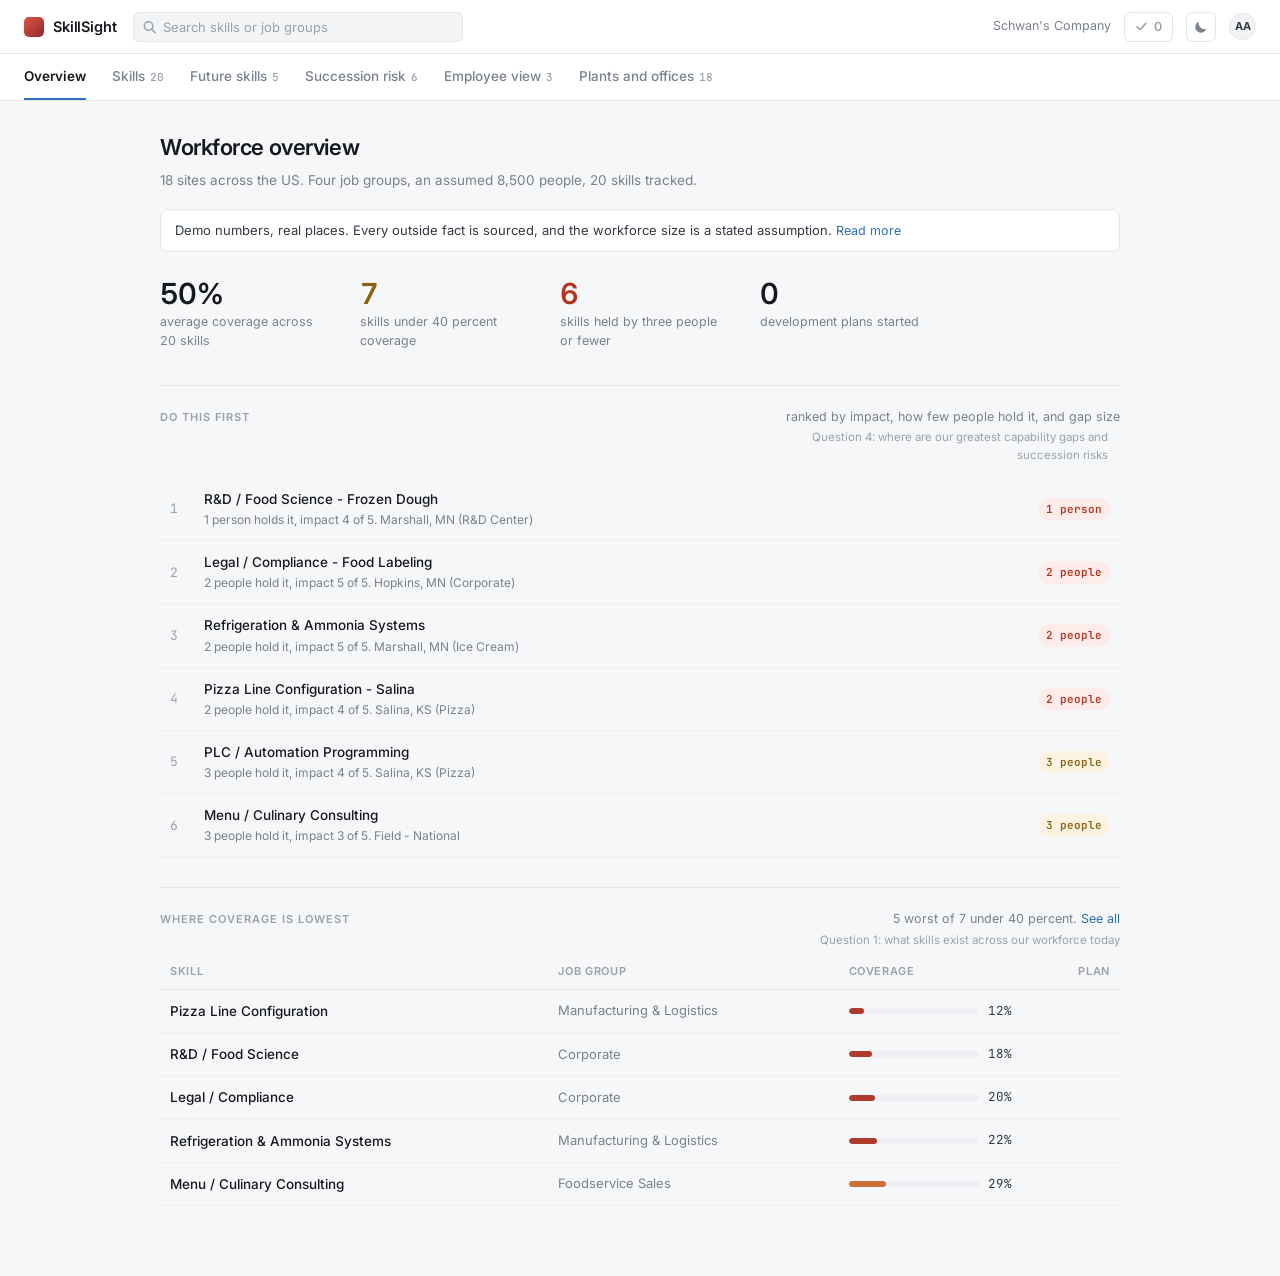
<file: index.html>
<!DOCTYPE html>
<html lang="en">
<head>
<meta charset="UTF-8">
<meta name="viewport" content="width=device-width, initial-scale=1.0">
<title>SkillSight - Workforce Skills Intelligence</title>
<meta name="description" content="Shows what skills Schwan's employees have, where skills are missing, and where a critical skill is known by too few people.">
<link rel="preconnect" href="https://fonts.gstatic.com" crossorigin>
<link rel="stylesheet" href="https://fonts.googleapis.com/css2?family=Inter:wght@400;500;600;700&family=JetBrains+Mono:wght@400;500;700&display=swap">
<link rel="stylesheet" href="style.css">
</head>
<body>

<header class="topbar">
  <div class="brand"><span class="mark"></span>SkillSight</div>

  <div class="search-wrap">
    <svg class="search-icon" viewBox="0 0 16 16" aria-hidden="true"><circle cx="7" cy="7" r="4.5" fill="none" stroke="currentColor" stroke-width="1.6"/><path d="M10.5 10.5L14 14" stroke="currentColor" stroke-width="1.6" stroke-linecap="round"/></svg>
    <input id="search" class="search" type="search" placeholder="Search skills or job groups" autocomplete="off">
  </div>

  <div class="topbar-r">
    <span class="org">Schwan's Company</span>
    <button id="plans-btn" class="count-btn" type="button" title="Plans you have started">
      <svg viewBox="0 0 16 16" aria-hidden="true"><path d="M2.5 8.5l3.5 3.5 7.5-8" fill="none" stroke="currentColor" stroke-width="2" stroke-linecap="round" stroke-linejoin="round"/></svg>
      <span id="plans-count">0</span>
    </button>
    <button id="theme-toggle" class="icon-btn" type="button" aria-label="Switch between light and dark">
      <svg class="ico-sun" viewBox="0 0 20 20" aria-hidden="true"><circle cx="10" cy="10" r="4" fill="currentColor"/><g stroke="currentColor" stroke-width="1.6" stroke-linecap="round"><path d="M10 1.5v2M10 16.5v2M1.5 10h2M16.5 10h2M4 4l1.4 1.4M14.6 14.6L16 16M16 4l-1.4 1.4M5.4 14.6L4 16"/></g></svg>
      <svg class="ico-moon" viewBox="0 0 20 20" aria-hidden="true"><path d="M16.5 12.4A7 7 0 0 1 7.6 3.5a7 7 0 1 0 8.9 8.9z" fill="currentColor"/></svg>
    </button>
    <div class="avatar">AA</div>
  </div>
</header>

<nav class="tabs" id="tabs"></nav>

<div class="page"><div class="page-inner" id="page"></div></div>

<script src="data.js"></script>
<script src="script.js"></script>
</body>
</html>
</file>
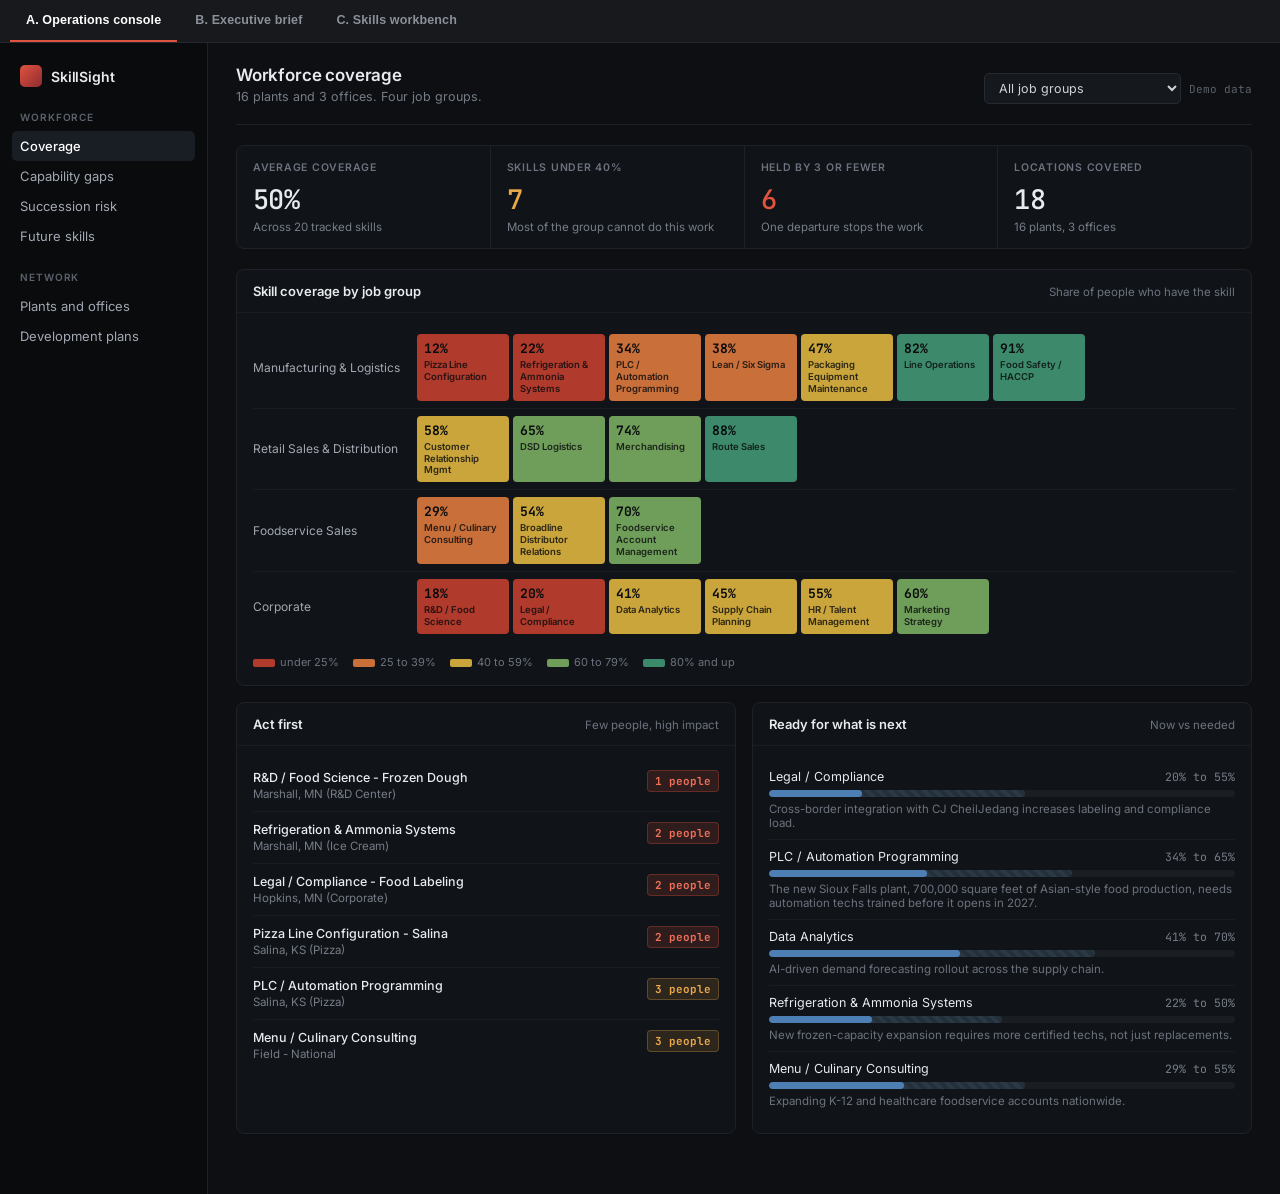
<file: mockups.html>
<!DOCTYPE html>
<html lang="en">
<head>
<meta charset="UTF-8">
<meta name="viewport" content="width=device-width,initial-scale=1">
<title>SkillSight - Three Directions</title>
<link rel="preconnect" href="https://fonts.gstatic.com" crossorigin>
<link rel="stylesheet" href="https://fonts.googleapis.com/css2?family=Inter:wght@400;500;600;700&family=JetBrains+Mono:wght@400;500;700&family=Source+Serif+4:opsz,wght@8..60,400;8..60,600&display=swap">
<style>
* { box-sizing: border-box; }
body { margin: 0; font-family: "Inter", system-ui, sans-serif; background: #0b0c0e; }

/* ---------- direction switcher ---------- */
#switcher { position: sticky; top: 0; z-index: 90; display: flex; gap: 2px; background: #17191d; padding: 0 10px; border-bottom: 1px solid #24272d; }
#switcher button { appearance: none; border: 0; background: none; color: #8b9099; font-size: 12.5px; font-weight: 600; letter-spacing: .01em; padding: 13px 16px; cursor: pointer; border-bottom: 2px solid transparent; transition: color .15s ease; }
#switcher button:hover { color: #dfe3e8; }
#switcher button.on { color: #fff; border-bottom-color: #e0533f; }
.mock { display: none; }
.mock.on { display: block; }

/* ============================================================
   A. OPERATIONS CONSOLE
   ============================================================ */
#mock-a { background: #0d0f12; color: #e8eaed; min-height: 100vh; }
.a-shell { display: grid; grid-template-columns: 208px 1fr; min-height: 100vh; }
.a-rail { border-right: 1px solid #1e2127; padding: 22px 0; background: #0a0b0d; }
.a-brand { display: flex; align-items: center; gap: 9px; padding: 0 20px 24px; }
.a-mark { width: 22px; height: 22px; border-radius: 5px; background: linear-gradient(135deg,#e0533f,#8e2b30); }
.a-brand b { font-size: 14px; font-weight: 600; letter-spacing: -.01em; }
.a-navgroup { padding: 0 12px; margin-bottom: 20px; }
.a-navlabel { font-size: 10px; font-weight: 600; letter-spacing: .09em; text-transform: uppercase; color: #5c626c; padding: 0 8px 8px; }
.a-nav { display: block; font-size: 13px; color: #a2a8b2; padding: 7px 8px; border-radius: 5px; cursor: pointer; }
.a-nav:hover { background: #15181d; color: #e8eaed; }
.a-nav.on { background: #191d24; color: #fff; font-weight: 500; }
.a-main { padding: 22px 28px 60px; min-width: 0; }
.a-top { display: flex; align-items: flex-end; justify-content: space-between; gap: 20px; padding-bottom: 20px; border-bottom: 1px solid #1e2127; }
.a-top h1 { margin: 0; font-size: 17px; font-weight: 600; letter-spacing: -.01em; }
.a-top p { margin: 4px 0 0; font-size: 12.5px; color: #767d88; }
.a-controls { display: flex; gap: 8px; align-items: center; }
.a-select { background: #15181d; border: 1px solid #262a31; color: #cfd4da; font-size: 12.5px; font-family: inherit; padding: 6px 10px; border-radius: 5px; }
.a-stamp { font-family: "JetBrains Mono", monospace; font-size: 11px; color: #5c626c; }
.a-kpis { display: grid; grid-template-columns: repeat(4,1fr); gap: 1px; background: #1e2127; border: 1px solid #1e2127; border-radius: 8px; overflow: hidden; margin: 20px 0; }
.a-kpi { background: #101317; padding: 15px 16px 14px; }
.a-kpi .k-l { font-size: 10.5px; text-transform: uppercase; letter-spacing: .07em; color: #6c737e; font-weight: 600; }
.a-kpi .k-v { font-family: "JetBrains Mono", monospace; font-size: 27px; font-weight: 500; margin-top: 7px; letter-spacing: -.02em; font-variant-numeric: tabular-nums; }
.a-kpi .k-n { font-size: 11.5px; color: #767d88; margin-top: 3px; }
.a-kpi .k-v.warn { color: #eaa84a; }
.a-kpi .k-v.bad { color: #e0533f; }
.a-grid { display: grid; grid-template-columns: 1fr 1fr; gap: 16px; }
.a-card { background: #101317; border: 1px solid #1e2127; border-radius: 8px; }
.a-card.wide { grid-column: 1 / -1; }
.a-card-h { display: flex; justify-content: space-between; align-items: baseline; padding: 13px 16px; border-bottom: 1px solid #1a1d22; }
.a-card-h b { font-size: 13px; font-weight: 600; }
.a-card-h span { font-size: 11.5px; color: #6c737e; }
.a-card-b { padding: 14px 16px 16px; }
.a-seg { display: grid; grid-template-columns: 152px 1fr; gap: 12px; align-items: center; padding: 7px 0; }
.a-seg + .a-seg { border-top: 1px solid #191c21; }
.a-seg-n { font-size: 12px; color: #a2a8b2; }
.a-cells { display: flex; flex-wrap: wrap; gap: 4px; }
.a-cell { position: relative; width: 92px; border-radius: 4px; padding: 6px 7px; color: #0b0c0e; cursor: default; transition: transform .12s ease; }
.a-cell:hover { transform: translateY(-1px); }
.a-cell b { display: block; font-family: "JetBrains Mono", monospace; font-size: 13px; font-weight: 700; }
.a-cell span { display: block; font-size: 9.5px; font-weight: 600; line-height: 1.25; margin-top: 2px; opacity: .82; }
.a-legend { display: flex; gap: 14px; align-items: center; margin-top: 14px; font-size: 11px; color: #6c737e; flex-wrap: wrap; }
.a-legend i { display: inline-block; width: 22px; height: 8px; border-radius: 2px; margin-right: 5px; vertical-align: -1px; }
.a-risk { display: grid; grid-template-columns: 1fr auto; gap: 10px; padding: 10px 0; align-items: start; }
.a-risk + .a-risk { border-top: 1px solid #191c21; }
.a-risk-n { font-size: 12.5px; font-weight: 500; }
.a-risk-m { font-size: 11.5px; color: #767d88; margin-top: 2px; }
.a-chip { font-family: "JetBrains Mono", monospace; font-size: 11px; font-weight: 700; padding: 3px 7px; border-radius: 4px; white-space: nowrap; }
.a-chip.hi { background: rgba(224,83,63,.15); color: #ef7059; border: 1px solid rgba(224,83,63,.3); }
.a-chip.md { background: rgba(234,168,74,.13); color: #eaa84a; border: 1px solid rgba(234,168,74,.28); }
.a-slope { padding: 9px 0; }
.a-slope + .a-slope { border-top: 1px solid #191c21; }
.a-slope-h { display: flex; justify-content: space-between; gap: 10px; font-size: 12.5px; margin-bottom: 6px; }
.a-slope-h span { font-family: "JetBrains Mono", monospace; font-size: 11.5px; color: #767d88; white-space: nowrap; }
.a-track { position: relative; height: 7px; background: #1a1d22; border-radius: 4px; overflow: hidden; }
.a-track i { position: absolute; top: 0; bottom: 0; left: 0; border-radius: 4px; }
.a-track .now { background: #4d7fb5; }
.a-track .need { background: repeating-linear-gradient(45deg,#2b3946,#2b3946 4px,#243039 4px,#243039 8px); }
.a-slope-d { font-size: 11.5px; color: #6c737e; margin-top: 5px; }

/* ============================================================
   B. EXECUTIVE BRIEF
   ============================================================ */
#mock-b { background: #fbfaf8; color: #1b1a18; min-height: 100vh; }
.b-wrap { max-width: 720px; margin: 0 auto; padding: 64px 28px 96px; }
.b-eyebrow { display: flex; align-items: center; gap: 10px; font-size: 11px; font-weight: 600; letter-spacing: .1em; text-transform: uppercase; color: #9a7b2f; }
.b-eyebrow::after { content: ""; flex: 1; height: 1px; background: #e0dcd3; }
.b-h1 { font-family: "Source Serif 4", Georgia, serif; font-size: 40px; line-height: 1.15; font-weight: 600; letter-spacing: -.015em; margin: 20px 0 0; max-width: 16ch; }
.b-stand { font-size: 17px; line-height: 1.6; color: #4a4741; margin: 18px 0 0; max-width: 58ch; }
.b-byline { font-size: 12.5px; color: #8d887e; margin: 26px 0 0; padding-top: 14px; border-top: 1px solid #e6e2da; }
.b-nums { display: grid; grid-template-columns: repeat(3,1fr); gap: 28px; margin: 40px 0 8px; }
.b-num b { display: block; font-family: "Source Serif 4", Georgia, serif; font-size: 38px; font-weight: 600; line-height: 1; }
.b-num span { display: block; font-size: 12.5px; color: #6e6a62; margin-top: 7px; line-height: 1.4; }
.b-sec { margin-top: 52px; }
.b-sec-n { font-family: "JetBrains Mono", monospace; font-size: 11px; color: #b3ac9e; letter-spacing: .06em; }
.b-h2 { font-family: "Source Serif 4", Georgia, serif; font-size: 23px; font-weight: 600; letter-spacing: -.01em; margin: 6px 0 12px; }
.b-p { font-size: 15.5px; line-height: 1.65; color: #3c3934; margin: 0 0 18px; max-width: 62ch; }
.b-rows { border-top: 1px solid #e6e2da; }
.b-row { display: grid; grid-template-columns: 1fr 74px 58px; gap: 14px; align-items: center; padding: 13px 0; border-bottom: 1px solid #e6e2da; }
.b-row-n { font-size: 14.5px; font-weight: 500; }
.b-row-m { font-size: 12.5px; color: #86817a; margin-top: 2px; }
.b-hold { font-family: "JetBrains Mono", monospace; font-size: 12.5px; color: #6e6a62; text-align: right; }
.b-dots { display: flex; gap: 3px; justify-content: flex-end; }
.b-dots i { width: 7px; height: 7px; border-radius: 50%; background: #c8442f; }
.b-dots i.off { background: #e3dfd6; }
.b-bar { display: grid; grid-template-columns: 200px 1fr 40px; gap: 12px; align-items: center; padding: 6px 0; }
.b-bar .n { font-size: 13.5px; }
.b-bar .t { height: 9px; background: #eeeae2; border-radius: 5px; overflow: hidden; }
.b-bar .t i { display: block; height: 100%; border-radius: 5px; }
.b-bar .p { font-family: "JetBrains Mono", monospace; font-size: 12.5px; text-align: right; color: #4a4741; }
.b-pair { padding: 10px 0; border-bottom: 1px solid #f0ece4; }
.b-act { display: grid; grid-template-columns: 116px 1fr; gap: 16px; padding: 14px 0; border-bottom: 1px solid #e6e2da; }
.b-act:first-child { border-top: 1px solid #e6e2da; }
.b-act-m { font-size: 11px; font-weight: 700; letter-spacing: .06em; text-transform: uppercase; color: #9a7b2f; padding-top: 2px; }
.b-act-d { font-size: 14.5px; line-height: 1.55; color: #3c3934; }
.b-act-d b { font-weight: 600; }
.b-note { font-size: 12.5px; color: #8d887e; margin-top: 40px; padding-top: 16px; border-top: 1px solid #e6e2da; }

/* ============================================================
   C. SKILLS WORKBENCH
   ============================================================ */
#mock-c { background: #f6f7f9; color: #15181d; min-height: 100vh; }
.c-bar { display: flex; align-items: center; gap: 16px; background: #fff; border-bottom: 1px solid #e3e6ea; padding: 0 18px; height: 52px; }
.c-brand { display: flex; align-items: center; gap: 8px; font-size: 14px; font-weight: 600; letter-spacing: -.01em; }
.c-mark { width: 20px; height: 20px; border-radius: 5px; background: linear-gradient(135deg,#e0533f,#8e2b30); }
.c-search { flex: 1; max-width: 340px; background: #f2f4f6; border: 1px solid #e3e6ea; border-radius: 6px; padding: 6px 10px; font-size: 13px; color: #6a727d; }
.c-bar-r { margin-left: auto; display: flex; align-items: center; gap: 12px; font-size: 12.5px; color: #6a727d; }
.c-av { width: 26px; height: 26px; border-radius: 50%; background: #dfe3e8; display: grid; place-items: center; font-size: 11px; font-weight: 700; color: #4a5260; }
.c-body { display: grid; grid-template-columns: 384px 1fr; height: calc(100vh - 52px); }
.c-list { background: #fff; border-right: 1px solid #e3e6ea; display: flex; flex-direction: column; min-height: 0; }
.c-list-h { padding: 14px 16px 10px; border-bottom: 1px solid #eef0f3; }
.c-list-h b { font-size: 13px; font-weight: 600; }
.c-list-h p { margin: 3px 0 10px; font-size: 12px; color: #79818c; }
.c-chips { display: flex; gap: 6px; flex-wrap: wrap; }
.c-chip { font-size: 11.5px; padding: 4px 9px; border-radius: 20px; border: 1px solid #e3e6ea; background: #fff; color: #5b626d; cursor: pointer; }
.c-chip.on { background: #15181d; border-color: #15181d; color: #fff; }
.c-rows { overflow-y: auto; flex: 1; }
.c-row { display: grid; grid-template-columns: 1fr 62px 34px; gap: 10px; align-items: center; padding: 11px 16px; border-bottom: 1px solid #f0f2f4; cursor: pointer; border-left: 2px solid transparent; }
.c-row:hover { background: #fafbfc; }
.c-row.on { background: #f4f7fb; border-left-color: #2f6fb5; }
.c-row-n { font-size: 13.5px; font-weight: 500; }
.c-row-s { font-size: 11.5px; color: #868d97; margin-top: 1px; }
.c-mini { height: 6px; background: #eef0f3; border-radius: 3px; overflow: hidden; }
.c-mini i { display: block; height: 100%; border-radius: 3px; }
.c-pct { font-family: "JetBrains Mono", monospace; font-size: 12px; text-align: right; color: #4a5260; }
.c-detail { overflow-y: auto; padding: 26px 32px 60px; }
.c-d-top { display: flex; align-items: flex-start; gap: 18px; justify-content: space-between; }
.c-d-top h2 { font-size: 21px; font-weight: 600; letter-spacing: -.015em; margin: 0; }
.c-d-top p { margin: 5px 0 0; font-size: 13px; color: #79818c; }
.c-badge { font-size: 11px; font-weight: 700; letter-spacing: .05em; text-transform: uppercase; padding: 5px 9px; border-radius: 5px; white-space: nowrap; }
.c-badge.hi { background: #fdecea; color: #b3341f; }
.c-badge.md { background: #fdf3e2; color: #8a6111; }
.c-badge.ok { background: #eaf5ee; color: #1f6b3d; }
.c-cards { display: grid; grid-template-columns: repeat(3,1fr); gap: 12px; margin: 22px 0; }
.c-card { background: #fff; border: 1px solid #e3e6ea; border-radius: 8px; padding: 14px 15px; }
.c-card .l { font-size: 11px; font-weight: 600; letter-spacing: .06em; text-transform: uppercase; color: #868d97; }
.c-card .v { font-size: 25px; font-weight: 600; letter-spacing: -.02em; margin-top: 6px; font-variant-numeric: tabular-nums; }
.c-card .s { font-size: 12px; color: #79818c; margin-top: 2px; }
.c-panel { background: #fff; border: 1px solid #e3e6ea; border-radius: 8px; margin-bottom: 14px; }
.c-panel-h { padding: 12px 16px; border-bottom: 1px solid #eef0f3; font-size: 13px; font-weight: 600; }
.c-panel-b { padding: 15px 16px; }
.c-plan { display: flex; gap: 12px; align-items: flex-start; }
.c-plan-m { font-size: 10.5px; font-weight: 700; letter-spacing: .06em; text-transform: uppercase; color: #2f6fb5; background: #eef4fb; padding: 4px 8px; border-radius: 5px; white-space: nowrap; }
.c-plan-d { font-size: 14px; line-height: 1.55; color: #333a44; }
.c-check { display: flex; align-items: center; gap: 8px; margin-top: 14px; padding-top: 13px; border-top: 1px solid #eef0f3; font-size: 13px; color: #4a5260; cursor: pointer; }
.c-people { display: flex; flex-wrap: wrap; gap: 7px; }
.c-person { display: flex; align-items: center; gap: 7px; border: 1px solid #e3e6ea; border-radius: 20px; padding: 4px 11px 4px 4px; font-size: 12.5px; }
.c-person i { width: 21px; height: 21px; border-radius: 50%; background: #e8ebef; display: grid; place-items: center; font-size: 10px; font-weight: 700; color: #5b626d; font-style: normal; }
.c-empty { font-size: 13px; color: #868d97; }
.c-where { font-size: 13px; line-height: 1.6; color: #333a44; }
.c-where b { font-weight: 600; }
</style>
</head>
<body>

<nav id="switcher">
  <button data-m="a" class="on">A. Operations console</button>
  <button data-m="b">B. Executive brief</button>
  <button data-m="c">C. Skills workbench</button>
</nav>

<section id="mock-a" class="mock on">
  <div class="a-shell">
    <aside class="a-rail">
      <div class="a-brand"><div class="a-mark"></div><b>SkillSight</b></div>
      <div class="a-navgroup">
        <div class="a-navlabel">Workforce</div>
        <div class="a-nav on">Coverage</div>
        <div class="a-nav">Capability gaps</div>
        <div class="a-nav">Succession risk</div>
        <div class="a-nav">Future skills</div>
      </div>
      <div class="a-navgroup">
        <div class="a-navlabel">Network</div>
        <div class="a-nav">Plants and offices</div>
        <div class="a-nav">Development plans</div>
      </div>
    </aside>
    <div class="a-main">
      <div class="a-top">
        <div>
          <h1>Workforce coverage</h1>
          <p>16 plants and 3 offices. Four job groups.</p>
        </div>
        <div class="a-controls">
          <select class="a-select" id="a-filter"><option value="all">All job groups</option></select>
          <span class="a-stamp">Demo data</span>
        </div>
      </div>
      <div class="a-kpis" id="a-kpis"></div>
      <div class="a-grid">
        <div class="a-card wide">
          <div class="a-card-h"><b>Skill coverage by job group</b><span>Share of people who have the skill</span></div>
          <div class="a-card-b">
            <div id="a-matrix"></div>
            <div class="a-legend" id="a-legend"></div>
          </div>
        </div>
        <div class="a-card">
          <div class="a-card-h"><b>Act first</b><span>Few people, high impact</span></div>
          <div class="a-card-b" id="a-risk"></div>
        </div>
        <div class="a-card">
          <div class="a-card-h"><b>Ready for what is next</b><span>Now vs needed</span></div>
          <div class="a-card-b" id="a-future"></div>
        </div>
      </div>
    </div>
  </div>
</section>

<section id="mock-b" class="mock">
  <div class="b-wrap">
    <div class="b-eyebrow">Workforce readiness</div>
    <h1 class="b-h1" id="b-h1"></h1>
    <p class="b-stand" id="b-stand"></p>
    <p class="b-byline">SkillSight. Built for Southwest MN Hacks 2026, Schwan's Prompt 01. Demo numbers, real locations.</p>
    <div class="b-nums" id="b-nums"></div>

    <div class="b-sec">
      <div class="b-sec-n">01</div>
      <h2 class="b-h2">Skills only a few people know</h2>
      <p class="b-p">These skills keep plants running, but each one sits with a handful of people. Dots on the right show how much the business is hurt if that knowledge walks out.</p>
      <div class="b-rows" id="b-risk"></div>
    </div>

    <div class="b-sec">
      <div class="b-sec-n">02</div>
      <h2 class="b-h2">Where the biggest gaps are</h2>
      <p class="b-p">Coverage is the share of people in a job group who have the skill. Under 40 percent means most of the group cannot do that work.</p>
      <div id="b-gaps"></div>
    </div>

    <div class="b-sec">
      <div class="b-sec-n">03</div>
      <h2 class="b-h2">What the next two years need</h2>
      <p class="b-p">The new Sioux Falls plant and the move to automated lines need skills the network does not have enough of yet.</p>
      <div id="b-future"></div>
    </div>

    <div class="b-sec">
      <div class="b-sec-n">04</div>
      <h2 class="b-h2">What to do about it</h2>
      <p class="b-p">Each gap gets one clear first step: training, mentoring, certification, job rotation, or project experience.</p>
      <div id="b-act"></div>
    </div>

    <p class="b-note">Numbers in this view are made up for the demo. Plant names, offices, and job groups are real.</p>
  </div>
</section>

<section id="mock-c" class="mock">
  <header class="c-bar">
    <div class="c-brand"><div class="c-mark"></div>SkillSight</div>
    <div class="c-search">Search skills, people, or plants</div>
    <div class="c-bar-r"><span>Schwan's Company</span><div class="c-av">AA</div></div>
  </header>
  <div class="c-body">
    <div class="c-list">
      <div class="c-list-h">
        <b>Skills</b>
        <p id="c-count"></p>
        <div class="c-chips" id="c-chips"></div>
      </div>
      <div class="c-rows" id="c-rows"></div>
    </div>
    <div class="c-detail" id="c-detail"></div>
  </div>
</section>

<script src="data.js"></script>
<script>
const D = SKILLSIGHT_DATA;
const RAMP = ["#b03a2c", "#c86f3a", "#c9a53c", "#6f9e5a", "#3c8a6b"];
function ramp(p) { return p < 25 ? RAMP[0] : p < 40 ? RAMP[1] : p < 60 ? RAMP[2] : p < 80 ? RAMP[3] : RAMP[4]; }
function flat() {
  const out = [];
  D.segments.forEach(s => s.skills.forEach(k => out.push({ segment: s.name, skill: k.skill, coverage: k.coverage })));
  return out;
}
const ALL = flat();
const GAPS = ALL.filter(r => r.coverage < 40).sort((a, b) => a.coverage - b.coverage);
const AVG = Math.round(ALL.reduce((t, r) => t + r.coverage, 0) / ALL.length);
const SHORT = D.successionRisks.filter(r => r.headcount <= 3).length;
const WORDS = ["Zero", "One", "Two", "Three", "Four", "Five", "Six", "Seven", "Eight", "Nine", "Ten"];
function action(skill) { return D.recommendedActions[skill] || null; }

document.querySelectorAll("#switcher button").forEach(b => {
  b.addEventListener("click", () => {
    document.querySelectorAll("#switcher button").forEach(x => x.classList.remove("on"));
    document.querySelectorAll(".mock").forEach(x => x.classList.remove("on"));
    b.classList.add("on");
    document.getElementById("mock-" + b.dataset.m).classList.add("on");
    window.scrollTo(0, 0);
  });
});

/* ============ A. Operations console ============ */
(function () {
  const kpis = [
    { l: "Average coverage", v: AVG + "%", n: "Across " + ALL.length + " tracked skills", c: "" },
    { l: "Skills under 40%", v: GAPS.length, n: "Most of the group cannot do this work", c: "warn" },
    { l: "Held by 3 or fewer", v: SHORT, n: "One departure stops the work", c: "bad" },
    { l: "Locations covered", v: D.plants.length, n: "16 plants, 3 offices", c: "" }
  ];
  document.getElementById("a-kpis").innerHTML = kpis.map(k =>
    '<div class="a-kpi"><div class="k-l">' + k.l + '</div><div class="k-v ' + k.c + '">' + k.v + '</div><div class="k-n">' + k.n + '</div></div>'
  ).join("");

  const sel = document.getElementById("a-filter");
  D.segments.forEach(s => { const o = document.createElement("option"); o.value = s.name; o.textContent = s.name; sel.appendChild(o); });

  function matrix(filter) {
    document.getElementById("a-matrix").innerHTML = D.segments
      .filter(s => filter === "all" || s.name === filter)
      .map(s => '<div class="a-seg"><div class="a-seg-n">' + s.name + '</div><div class="a-cells">' +
        s.skills.slice().sort((a, b) => a.coverage - b.coverage).map(k =>
          '<div class="a-cell" style="background:' + ramp(k.coverage) + '" title="' + k.skill + '"><b>' + k.coverage + '%</b><span>' + k.skill + '</span></div>'
        ).join("") + '</div></div>').join("");
  }
  matrix("all");
  sel.addEventListener("change", () => matrix(sel.value));

  document.getElementById("a-legend").innerHTML =
    '<span><i style="background:' + RAMP[0] + '"></i>under 25%</span>' +
    '<span><i style="background:' + RAMP[1] + '"></i>25 to 39%</span>' +
    '<span><i style="background:' + RAMP[2] + '"></i>40 to 59%</span>' +
    '<span><i style="background:' + RAMP[3] + '"></i>60 to 79%</span>' +
    '<span><i style="background:' + RAMP[4] + '"></i>80% and up</span>';

  document.getElementById("a-risk").innerHTML = D.successionRisks
    .slice().sort((a, b) => (b.impact / b.headcount) - (a.impact / a.headcount))
    .map(r => '<div class="a-risk"><div><div class="a-risk-n">' + r.skill + '</div><div class="a-risk-m">' + r.location + '</div></div>' +
      '<div class="a-chip ' + (r.impact >= 5 || r.headcount <= 2 ? 'hi' : 'md') + '">' + r.headcount + ' people</div></div>').join("");

  document.getElementById("a-future").innerHTML = D.futureSkills
    .slice().sort((a, b) => (b.targetCoverage - b.currentCoverage) - (a.targetCoverage - a.currentCoverage))
    .map(f => '<div class="a-slope"><div class="a-slope-h"><div>' + f.skill + '</div><span>' + f.currentCoverage + '% to ' + f.targetCoverage + '%</span></div>' +
      '<div class="a-track"><i class="need" style="width:' + f.targetCoverage + '%"></i><i class="now" style="width:' + f.currentCoverage + '%"></i></div>' +
      '<div class="a-slope-d">' + f.driver + '</div></div>').join("");
})();

/* ============ B. Executive brief ============ */
(function () {
  document.getElementById("b-h1").textContent = (WORDS[SHORT] || SHORT) + " critical skills are held by three people or fewer.";
  document.getElementById("b-stand").textContent =
    "Schwan's runs 16 plants and 3 offices, and no single place shows what its people can do. " +
    "SkillSight puts it in one view: what skills exist, where they are thin, and what to fix first.";

  document.getElementById("b-nums").innerHTML = [
    { v: AVG + "%", l: "average coverage across " + ALL.length + " skills" },
    { v: GAPS.length, l: "skills sit under 40 percent coverage" },
    { v: SHORT, l: "skills are held by three people or fewer" }
  ].map(n => '<div class="b-num"><b>' + n.v + '</b><span>' + n.l + '</span></div>').join("");

  document.getElementById("b-risk").innerHTML = D.successionRisks
    .slice().sort((a, b) => a.headcount - b.headcount)
    .map(r => '<div class="b-row"><div><div class="b-row-n">' + r.skill + '</div><div class="b-row-m">' + r.location + '</div></div>' +
      '<div class="b-hold">' + r.headcount + ' ' + (r.headcount === 1 ? 'person' : 'people') + '</div>' +
      '<div class="b-dots">' + [1, 2, 3, 4, 5].map(i => '<i class="' + (i <= r.impact ? '' : 'off') + '"></i>').join("") + '</div></div>').join("");

  document.getElementById("b-gaps").innerHTML = GAPS.map(g =>
    '<div class="b-bar"><div class="n">' + g.skill + '</div><div class="t"><i style="width:' + g.coverage + '%;background:' + ramp(g.coverage) + '"></i></div><div class="p">' + g.coverage + '%</div></div>').join("");

  document.getElementById("b-future").innerHTML = D.futureSkills.map(f =>
    '<div class="b-pair">' +
      '<div class="b-bar"><div class="n">' + f.skill + '</div><div class="t"><i style="width:' + f.currentCoverage + '%;background:#4d7fb5"></i></div><div class="p">' + f.currentCoverage + '%</div></div>' +
      '<div class="b-bar"><div class="n" style="color:#86817a;font-size:12.5px">needs ' + f.targetCoverage + '%</div><div class="t"><i style="width:' + f.targetCoverage + '%;background:#dcd7cc"></i></div><div class="p" style="color:#86817a">' + f.targetCoverage + '%</div></div>' +
      '<div style="font-size:12.5px;color:#86817a;margin-top:4px">' + f.driver + '</div>' +
    '</div>').join("");

  const seen = {};
  document.getElementById("b-act").innerHTML = D.successionRisks.concat(GAPS).map(x => {
    const a = action(x.skill);
    if (!a || seen[a.detail]) return "";
    seen[a.detail] = 1;
    return '<div class="b-act"><div class="b-act-m">' + a.method + '</div><div class="b-act-d"><b>' + x.skill + '.</b> ' + a.detail + '</div></div>';
  }).join("");
})();

/* ============ C. Skills workbench ============ */
(function () {
  const rows = ALL.slice().sort((a, b) => a.coverage - b.coverage);
  document.getElementById("c-count").textContent = rows.length + " skills tracked, lowest coverage first";

  const segs = ["All"].concat(D.segments.map(s => s.name));
  let activeSeg = "All", activeSkill = rows[0].skill;

  document.getElementById("c-chips").innerHTML = segs.map(s =>
    '<div class="c-chip' + (s === "All" ? ' on' : '') + '" data-s="' + s + '">' + (s === "All" ? "All" : s.replace(" & ", " and ")) + '</div>').join("");

  function listed() { return rows.filter(r => activeSeg === "All" || r.segment === activeSeg); }

  function drawRows() {
    document.getElementById("c-rows").innerHTML = listed().map(r =>
      '<div class="c-row' + (r.skill === activeSkill ? ' on' : '') + '" data-k="' + r.skill + '">' +
      '<div><div class="c-row-n">' + r.skill + '</div><div class="c-row-s">' + r.segment + '</div></div>' +
      '<div class="c-mini"><i style="width:' + r.coverage + '%;background:' + ramp(r.coverage) + '"></i></div>' +
      '<div class="c-pct">' + r.coverage + '</div></div>').join("");
    document.querySelectorAll("#c-rows .c-row").forEach(el =>
      el.addEventListener("click", () => { activeSkill = el.dataset.k; drawRows(); drawDetail(); }));
  }

  function findRisk(skill) {
    return D.successionRisks.find(x => x.skill === skill)
        || D.successionRisks.find(x => x.skill.split(" - ")[0] === skill.split(" - ")[0]);
  }

  function drawDetail() {
    const r = rows.find(x => x.skill === activeSkill);
    const risk = findRisk(r.skill);
    const fut = D.futureSkills.find(x => x.skill === r.skill);
    const a = action(r.skill);
    const level = r.coverage < 40 ? "hi" : r.coverage < 60 ? "md" : "ok";
    const levelText = r.coverage < 40 ? "Critical gap" : r.coverage < 60 ? "Needs attention" : "Well covered";
    const holders = risk ? risk.headcount : Math.max(4, Math.round(r.coverage / 8));

    document.getElementById("c-detail").innerHTML =
      '<div class="c-d-top"><div><h2>' + r.skill + '</h2><p>' + r.segment + '</p></div><div class="c-badge ' + level + '">' + levelText + '</div></div>' +
      '<div class="c-cards">' +
        '<div class="c-card"><div class="l">Coverage</div><div class="v">' + r.coverage + '%</div><div class="s">of people in this group</div></div>' +
        '<div class="c-card"><div class="l">People who hold it</div><div class="v">' + holders + '</div><div class="s">' + (risk ? "named in the risk list" : "estimated from coverage") + '</div></div>' +
        '<div class="c-card"><div class="l">Needed by 2027</div><div class="v">' + (fut ? fut.targetCoverage + "%" : "-") + '</div><div class="s">' + (fut ? (fut.targetCoverage - fut.currentCoverage) + " points to close" : "no target set") + '</div></div>' +
      '</div>' +
      (risk ? '<div class="c-panel"><div class="c-panel-h">Why this is a risk</div><div class="c-panel-b"><div class="c-where"><b>' + risk.location + '.</b> ' + risk.note + '</div></div></div>' : '') +
      (fut ? '<div class="c-panel"><div class="c-panel-h">Why it will be needed</div><div class="c-panel-b"><div class="c-where">' + fut.driver + '</div></div></div>' : '') +
      '<div class="c-panel"><div class="c-panel-h">Recommended first step</div><div class="c-panel-b">' +
        (a ? '<div class="c-plan"><div class="c-plan-m">' + a.method + '</div><div class="c-plan-d">' + a.detail + '</div></div>' +
             '<label class="c-check"><input type="checkbox"> Development plan started</label>'
           : '<div class="c-empty">No plan set for this skill yet.</div>') +
      '</div></div>' +
      '<div class="c-panel"><div class="c-panel-h">Who holds it today</div><div class="c-panel-b"><div class="c-people">' +
        Array.from({ length: Math.min(holders, 8) }, (_, i) =>
          '<div class="c-person"><i>' + String.fromCharCode(65 + (i * 7) % 26) + String.fromCharCode(66 + (i * 3) % 26) + '</i>Employee ' + (1001 + i * 37) + '</div>').join("") +
      '</div></div></div>';
  }

  document.querySelectorAll("#c-chips .c-chip").forEach(c => c.addEventListener("click", () => {
    document.querySelectorAll("#c-chips .c-chip").forEach(x => x.classList.remove("on"));
    c.classList.add("on");
    activeSeg = c.dataset.s;
    const l = listed();
    if (!l.some(r => r.skill === activeSkill) && l.length) activeSkill = l[0].skill;
    drawRows(); drawDetail();
  }));

  drawRows(); drawDetail();
})();
</script>
</body>
</html>
</file>
<file: style.css>
/* SkillSight
   Layout: top bar, tabs, centered page. No side column.
   Themes: light by default, dark when <html data-theme="dark">.
   Every color is a token, so the toggle swaps one block and nothing else. */

:root {
  --bg: #f6f7f9;
  --surface: #ffffff;
  --surface-2: #f2f4f6;
  --line: #e3e6ea;
  --line-soft: #eef0f3;
  --ink: #15181d;
  --ink-2: #333a44;
  --muted: #79818c;
  --faint: #9aa1ab;
  --accent: #2f6fb5;
  --accent-soft: #eef4fb;
  --hi-bg: #fdecea; --hi-fg: #b3341f;
  --md-bg: #fdf3e2; --md-fg: #8a6111;
  --ok-bg: #eaf5ee; --ok-fg: #1f6b3d;
  --track: #eef0f3;
}

html[data-theme="dark"] {
  --bg: #0d0f12;
  --surface: #14171c;
  --surface-2: #1a1e24;
  --line: #242931;
  --line-soft: #1d222a;
  --ink: #e8eaed;
  --ink-2: #c4c9d0;
  --muted: #8b939e;
  --faint: #6b7481;
  --accent: #5c9ce6;
  --accent-soft: #17232f;
  --hi-bg: #2d1613; --hi-fg: #ef7059;
  --md-bg: #2a2113; --md-fg: #eaa84a;
  --ok-bg: #14261c; --ok-fg: #5dbd85;
  --track: #20252c;
}

* { box-sizing: border-box; }

body {
  margin: 0;
  font-family: "Inter", system-ui, -apple-system, Segoe UI, Roboto, sans-serif;
  background: var(--bg);
  color: var(--ink);
  line-height: 1.5;
}

/* ---------------- top bar ---------------- */
.topbar {
  display: flex;
  align-items: center;
  gap: 16px;
  height: 54px;
  padding: 0 24px;
  background: var(--surface);
  border-bottom: 1px solid var(--line);
}

.brand {
  display: flex;
  align-items: center;
  gap: 9px;
  font-size: 14.5px;
  font-weight: 600;
  letter-spacing: -0.01em;
  white-space: nowrap;
}

.mark {
  width: 20px;
  height: 20px;
  border-radius: 5px;
  background: linear-gradient(135deg, #e0533f, #8e2b30);
}

.search-wrap { position: relative; flex: 1; max-width: 330px; }

.search-icon {
  position: absolute;
  left: 9px;
  top: 50%;
  transform: translateY(-50%);
  width: 15px;
  height: 15px;
  color: var(--faint);
  pointer-events: none;
}

.search {
  width: 100%;
  font-family: inherit;
  font-size: 13px;
  color: var(--ink);
  background: var(--surface-2);
  border: 1px solid var(--line);
  border-radius: 6px;
  padding: 6px 10px 6px 29px;
}

.search::placeholder { color: var(--faint); }
.search:focus { outline: none; border-color: var(--accent); background: var(--surface); }

.topbar-r {
  margin-left: auto;
  display: flex;
  align-items: center;
  gap: 13px;
  font-size: 12.5px;
  color: var(--muted);
}

.org { white-space: nowrap; }

.icon-btn {
  display: grid;
  place-items: center;
  width: 30px;
  height: 30px;
  border: 1px solid var(--line);
  border-radius: 6px;
  background: var(--surface);
  color: var(--muted);
  cursor: pointer;
  transition: color .15s ease, border-color .15s ease;
}

.icon-btn:hover { color: var(--ink); border-color: var(--faint); }
.icon-btn svg { width: 16px; height: 16px; }

/* sun shows in dark mode, moon in light mode */
.ico-sun { display: none; }
html[data-theme="dark"] .ico-sun { display: block; }
html[data-theme="dark"] .ico-moon { display: none; }

/* running tally of started plans, click for the list */
.count-btn {
  display: flex;
  align-items: center;
  gap: 6px;
  height: 30px;
  padding: 0 10px;
  border: 1px solid var(--line);
  border-radius: 6px;
  background: var(--surface);
  color: var(--faint);
  font-family: inherit;
  font-size: 12.5px;
  font-weight: 600;
  cursor: pointer;
  transition: color .15s ease, border-color .15s ease, background .15s ease;
}

.count-btn svg { width: 13px; height: 13px; }
.count-btn:hover { color: var(--ink); border-color: var(--faint); }
.count-btn.on { color: var(--ok-fg); background: var(--ok-bg); border-color: transparent; }

/* small green tally used on person cards and beside a skill title */
.tick {
  display: inline-grid;
  place-items: center;
  min-width: 17px;
  height: 17px;
  padding: 0 4px;
  margin-left: 7px;
  border-radius: 20px;
  background: var(--ok-bg);
  color: var(--ok-fg);
  font-style: normal;
  font-size: 11px;
  font-weight: 700;
  vertical-align: 2px;
}

.tick.big { min-width: 22px; height: 22px; font-size: 13px; vertical-align: 3px; }

.mini-btn {
  border: 1px solid var(--line);
  border-radius: 6px;
  background: var(--surface);
  color: var(--muted);
  font-family: inherit;
  font-size: 12px;
  padding: 4px 10px;
  cursor: pointer;
}

.mini-btn:hover { color: var(--hi-fg); border-color: var(--hi-fg); }

.avatar {
  width: 27px;
  height: 27px;
  border-radius: 50%;
  background: var(--surface-2);
  border: 1px solid var(--line);
  display: grid;
  place-items: center;
  font-size: 11px;
  font-weight: 700;
  color: var(--ink-2);
}

/* ---------------- tabs ---------------- */
.tabs {
  display: flex;
  gap: 26px;
  padding: 0 24px;
  background: var(--surface);
  border-bottom: 1px solid var(--line);
  overflow-x: auto;
}

.tab {
  font-size: 13.5px;
  font-weight: 500;
  color: var(--muted);
  padding: 12px 0;
  border-bottom: 2px solid transparent;
  cursor: pointer;
  white-space: nowrap;
  transition: color .15s ease;
}

.tab:hover { color: var(--ink); }
.tab.on { color: var(--ink); font-weight: 600; border-bottom-color: var(--accent); }
.tab em { font-style: normal; font-family: "JetBrains Mono", monospace; font-size: 11px; color: var(--faint); margin-left: 5px; }

/* ---------------- page ---------------- */
.page { padding: 30px 24px 70px; }
.page-inner { max-width: 960px; margin: 0 auto; }

.h1 { font-size: 22px; font-weight: 600; letter-spacing: -0.02em; margin: 0; }
.sub { font-size: 13.5px; color: var(--muted); margin: 6px 0 0; }

.stats { display: flex; flex-wrap: wrap; gap: 40px; margin: 26px 0 34px; }
.stat .v {
  font-size: 29px;
  font-weight: 600;
  letter-spacing: -0.025em;
  line-height: 1.1;
  font-variant-numeric: tabular-nums;
}
.stat .v.bad { color: var(--hi-fg); }
.stat .v.warn { color: var(--md-fg); }
.stat .l { font-size: 12.5px; color: var(--muted); margin-top: 3px; max-width: 20ch; }

.sec { border-top: 1px solid var(--line); padding-top: 22px; margin-top: 30px; }
.sec.flush { border: 0; margin-top: 22px; padding: 0; }
.sec-h { display: flex; align-items: baseline; justify-content: space-between; gap: 14px; margin-bottom: 14px; }
.sec-h b { font-size: 11px; font-weight: 600; letter-spacing: .09em; text-transform: uppercase; color: var(--faint); }
.sec-h span { font-size: 12.5px; color: var(--muted); }
/* the challenge's own wording, kept in the margin so the plain label leads */
.q {
  display: block;
  font-style: normal;
  font-size: 11.5px;
  color: var(--faint);
  margin-top: 3px;
  max-width: 46ch;
}
.sec-h span { text-align: right; }
.q.standalone { text-align: left; margin: 8px 0 0; max-width: 70ch; }
.sec-h span a { color: var(--accent); cursor: pointer; }
.sec-h span a:hover { text-decoration: underline; }

/* ---------------- tables ---------------- */
.table-wrap { overflow-x: auto; }
table { width: 100%; border-collapse: collapse; }

thead th {
  text-align: left;
  font-size: 11px;
  font-weight: 600;
  letter-spacing: .06em;
  text-transform: uppercase;
  color: var(--faint);
  padding: 0 10px 9px;
  border-bottom: 1px solid var(--line);
  white-space: nowrap;
}

thead th.num { text-align: right; }

tbody tr { border-bottom: 1px solid var(--line-soft); cursor: pointer; }
tbody tr:hover { background: var(--surface-2); }
tbody td { padding: 11px 10px; font-size: 13.5px; vertical-align: middle; }

td.name { font-weight: 500; }

/* name and its badge on one line, independent of the cell around them */
.name-line { display: flex; align-items: center; gap: 8px; flex-wrap: wrap; }
.name-line > span:first-child { flex: 0 1 auto; }
td.grp { color: var(--muted); font-size: 13px; }
td.num { text-align: right; font-family: "JetBrains Mono", monospace; font-size: 13px; }
td.rank { font-family: "JetBrains Mono", monospace; color: var(--faint); font-size: 13px; width: 34px; }
.why { font-size: 12px; color: var(--muted); margin-top: 2px; font-weight: 400; }

.trend { display: flex; align-items: center; gap: 9px; }
.track { flex: 1; min-width: 70px; max-width: 130px; height: 6px; background: var(--track); border-radius: 3px; overflow: hidden; }
.track i { display: block; height: 100%; border-radius: 3px; }
.trend span { font-family: "JetBrains Mono", monospace; font-size: 12.5px; color: var(--ink-2); }

.pill {
  display: inline-block;
  font-size: 11px;
  font-weight: 600;
  padding: 3px 8px;
  border-radius: 20px;
  white-space: nowrap;
  vertical-align: 1px;
}
.pill.hi { background: var(--hi-bg); color: var(--hi-fg); }
.pill.md { background: var(--md-bg); color: var(--md-fg); }
.pill.ok { background: var(--ok-bg); color: var(--ok-fg); }
.pill.plan { background: var(--accent-soft); color: var(--accent); }

.empty { font-size: 13.5px; color: var(--muted); padding: 18px 0; }

/* ---------------- skill page ---------------- */
.crumb { font-size: 12.5px; color: var(--muted); margin-bottom: 14px; }
.crumb a { color: var(--accent); cursor: pointer; }
.crumb a:hover { text-decoration: underline; }

.skill-head { display: flex; align-items: flex-start; justify-content: space-between; gap: 18px; }
.skill-head .pill { font-size: 12px; padding: 5px 11px; }

.prose { font-size: 14px; line-height: 1.65; color: var(--ink-2); max-width: 66ch; margin: 0; }
p.src-note { font-size: 13px; color: var(--muted); margin-top: 9px; }
p.src-note a { color: var(--accent); }

.plan { display: flex; gap: 13px; align-items: flex-start; }
.plan-m {
  font-size: 10.5px;
  font-weight: 700;
  letter-spacing: .06em;
  text-transform: uppercase;
  color: var(--accent);
  background: var(--accent-soft);
  padding: 4px 8px;
  border-radius: 5px;
  white-space: nowrap;
}

/* collapsed by default: the first step is the answer, the rest is backup */
.alts { margin-top: 14px; padding-top: 12px; border-top: 1px solid var(--line-soft); }
.alts summary { font-size: 13px; color: var(--accent); cursor: pointer; list-style: none; }
.alts summary::-webkit-details-marker { display: none; }
.alts summary::before { content: "+ "; }
.alts[open] summary::before { content: "− "; }
.alt { display: flex; gap: 13px; align-items: baseline; padding: 6px 0 0; font-size: 13px; color: var(--muted); }
.alt b { font-size: 10.5px; font-weight: 700; letter-spacing: .06em; text-transform: uppercase; color: var(--faint); min-width: 92px; }

/* what the demo assumes, folded away until asked for */
.about { margin: 18px 0 0; border: 1px solid var(--line); border-radius: 8px; background: var(--surface); }
.about summary {
  padding: 11px 14px;
  font-size: 13px;
  color: var(--ink-2);
  cursor: pointer;
  list-style: none;
}
.about summary::-webkit-details-marker { display: none; }
.about summary::after { content: "  Read more"; color: var(--accent); font-size: 12.5px; }
.about[open] summary::after { content: "  Close"; }
.about[open] summary { border-bottom: 1px solid var(--line-soft); }
.about ul { margin: 0; padding: 12px 14px 14px 30px; }
.about li { font-size: 13px; line-height: 1.6; color: var(--muted); margin-bottom: 6px; }
.about li:last-child { margin-bottom: 0; }

/* step through the list a skill was opened from */
.navstrip {
  display: flex;
  align-items: center;
  gap: 14px;
  margin-bottom: 16px;
  font-size: 12.5px;
}
.navstrip .back { color: var(--accent); cursor: pointer; }
.navstrip .back::before { content: "← "; }
.navstrip .back:hover { text-decoration: underline; }
.navstrip .pos { color: var(--faint); }
.navstrip .steps { margin-left: auto; display: flex; gap: 6px; }
.navstrip .steps a, .navstrip .steps .off {
  border: 1px solid var(--line);
  border-radius: 6px;
  padding: 4px 11px;
  color: var(--ink-2);
  cursor: pointer;
}
.navstrip .steps a:hover { border-color: var(--accent); color: var(--accent); }
.navstrip .steps .off { color: var(--faint); opacity: .55; cursor: default; }

.check {
  display: flex;
  align-items: center;
  gap: 8px;
  margin-top: 16px;
  font-size: 13.5px;
  color: var(--ink-2);
  cursor: pointer;
}
.check input { accent-color: var(--accent); }
.check.done { color: var(--ok-fg); font-weight: 500; }

/* says "Saved" where you clicked, then fades, so the click has a visible result */
.saved {
  font-size: 11.5px;
  font-weight: 600;
  color: var(--ok-fg);
  background: var(--ok-bg);
  border-radius: 20px;
  padding: 2px 8px;
  opacity: 0;
}

.saved.flash { animation: fade 2.2s ease forwards; }

@keyframes fade {
  0% { opacity: 0; transform: translateX(-4px); }
  12% { opacity: 1; transform: none; }
  70% { opacity: 1; }
  100% { opacity: 0; }
}

.people { display: flex; flex-wrap: wrap; gap: 7px; }
.person {
  display: flex;
  align-items: center;
  gap: 7px;
  border: 1px solid var(--line);
  border-radius: 20px;
  padding: 4px 11px 4px 4px;
  font-size: 12.5px;
  color: var(--ink-2);
}
.person i {
  width: 21px;
  height: 21px;
  border-radius: 50%;
  background: var(--surface-2);
  display: grid;
  place-items: center;
  font-size: 10px;
  font-weight: 700;
  color: var(--muted);
  font-style: normal;
}

/* ---------------- plants ---------------- */
.grid2 { display: grid; grid-template-columns: repeat(auto-fill, minmax(220px, 1fr)); gap: 0 24px; }
.grid2 div { font-size: 13.5px; padding: 8px 0; border-top: 1px solid var(--line-soft); }
.grid2 span { display: block; font-size: 12px; color: var(--muted); }

.foot { margin-top: 44px; padding-top: 14px; border-top: 1px solid var(--line); font-size: 12px; color: var(--faint); }


/* ---------------- collapsible groups ---------------- */
/* Folders beat a long list: the worst band opens, the rest wait to be asked for. */
.group { border-bottom: 1px solid var(--line); }
.group:first-of-type { border-top: 1px solid var(--line); }

.group summary {
  display: flex;
  align-items: center;
  gap: 12px;
  padding: 13px 2px;
  cursor: pointer;
  list-style: none;
}

.group summary::-webkit-details-marker { display: none; }

.group summary::after {
  content: "›";
  margin-left: auto;
  color: var(--faint);
  font-size: 17px;
  line-height: 1;
  transform: rotate(90deg);
  transition: transform .15s ease;
}

.group[open] summary::after { transform: rotate(270deg); }
.group summary:hover { background: var(--surface-2); }
.group summary .pill { font-size: 11.5px; padding: 4px 10px; }
.group summary em { font-style: normal; font-size: 12.5px; color: var(--muted); }
.group-b { padding: 2px 0 18px; }
.group-b .grid2 { margin-top: 4px; }


/* ---------------- employee view ---------------- */
.picker { display: flex; flex-wrap: wrap; gap: 8px; margin-top: 20px; }

.who {
  border: 1px solid var(--line);
  border-radius: 8px;
  padding: 9px 14px;
  cursor: pointer;
  background: var(--surface);
}

.who:hover { border-color: var(--faint); }
.who.on { border-color: var(--accent); background: var(--accent-soft); }
.who b { display: block; font-size: 13.5px; font-weight: 600; }
.who span { font-size: 12px; color: var(--muted); }
.who.on span { color: var(--accent); }

.planrow { padding: 4px 0 18px; }
.planrow + .planrow { border-top: 1px solid var(--line-soft); padding-top: 16px; }
.planrow-h { display: flex; align-items: center; gap: 10px; margin-bottom: 6px; }
.planrow-h b { font-size: 15px; font-weight: 600; cursor: pointer; }
.planrow-h b:hover { color: var(--accent); }
.planrow .why { margin-top: 6px; }
.planrow .check { margin-top: 12px; }

.about a { color: var(--accent); }

/* ---------------- narrow screens ---------------- */
@media (max-width: 720px) {
  .topbar { padding: 0 14px; gap: 10px; }
  .org { display: none; }
  .search-wrap { max-width: none; }
  .tabs { padding: 0 14px; gap: 18px; }
  .page { padding: 22px 14px 56px; }
  .stats { gap: 26px; }
  td.grp { display: none; }
  thead th:nth-child(2) { display: none; }
}
</file>
